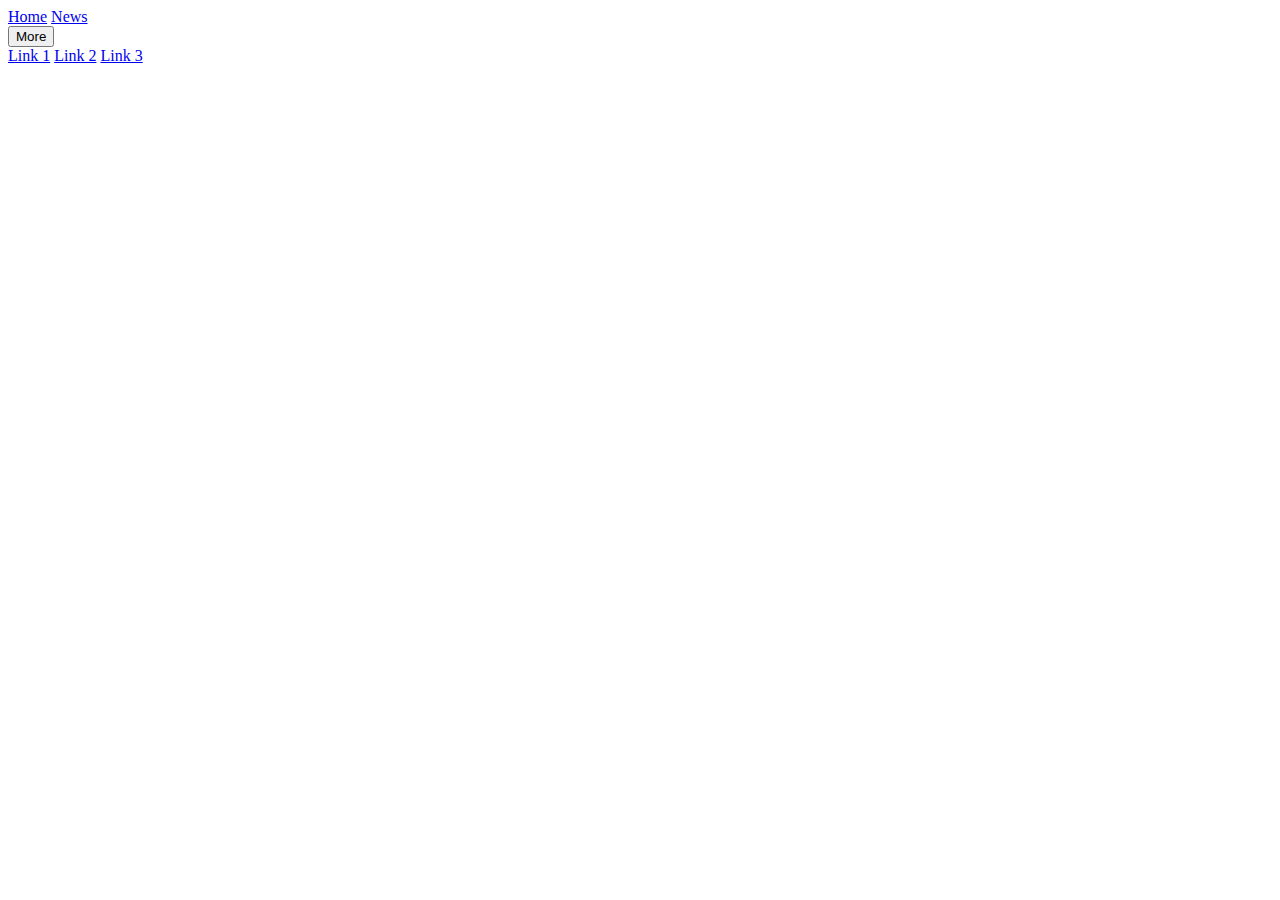
<file: php login test/index.html>
<!DOCTYPE html>
<html lang="en">
<head>
    <meta charset="UTF-8">
    <meta http-equiv="X-UA-Compatible" content="IE=edge">
    <meta name="viewport" content="width=device-width, initial-scale=1.0">
    <title>Document</title>
</head>
<body>
    <div class="navbar">
        <a href="#home">Home</a>
        <a href="#news">News</a>
        <div class="dropdown">
          <button class="dropbtn">More
            <i class="fa fa-caret-down"></i>
          </button>
          <div class="dropdown-content">
            <a href="#">Link 1</a>
            <a href="#">Link 2</a>
            <a href="#">Link 3</a>
          </div>
        </div>
      </div> 
</body>
</html>
</file>
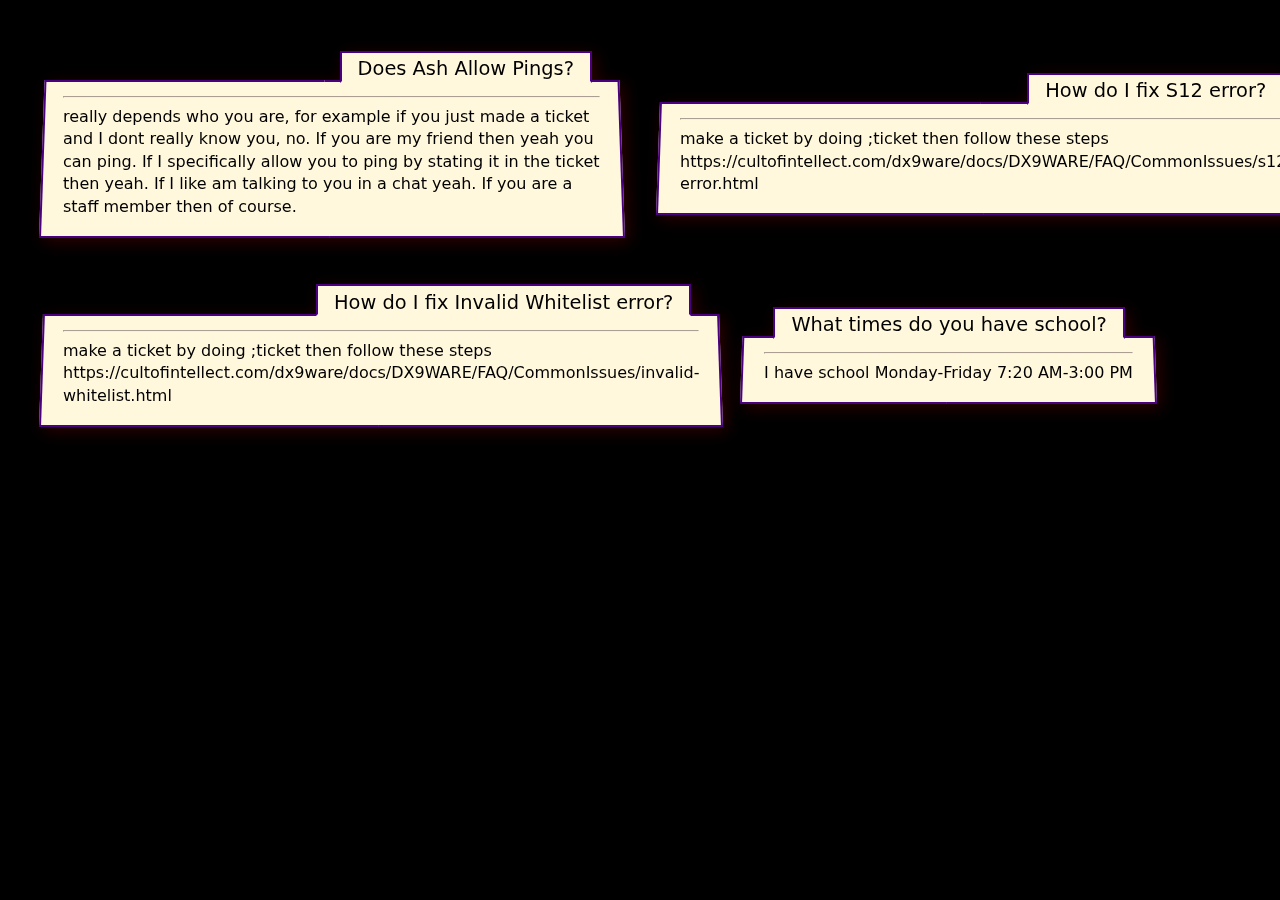
<file: gg/coi/ash/index.html>
<!DOCTYPE html>
<html lang="en">
    <link rel="stylesheet" href="style.css" />
<head>
    <meta charset="UTF-8">
    <meta http-equiv="X-UA-Compatible" content="IE=edge">
    <meta name="viewport" content="width=device-width, initial-scale=1.0">
    <title>DX9 RULES</title>
</head>
<body>

    <!-- start of card -->
    <div class="wrap">
        <div class="card">
            <div class="card-content">
                <hr>
                <p> 
                    really depends who you are, for example if you just made a ticket and I dont really know you, no. If you are my friend then yeah you can ping. If I specifically allow you to ping by stating it in the ticket then yeah. If I like am talking to you in a chat yeah. If you are a staff member then of course.
            </p>
                <div class="tab">Does Ash Allow Pings?</div>
            </div> <!-- end card content -->
        </div> <!-- end card -->
    </div> <!-- end wrap -->
    
        <!-- start of card -->
        <div class="wrap">
            <div class="card">
                <div class="card-content">
                    <hr>
                    <p> 
                       make a ticket by doing ;ticket then follow these steps https://cultofintellect.com/dx9ware/docs/DX9WARE/FAQ/CommonIssues/s12-error.html
                </p>
                    <div class="tab">How do I fix S12 error?</div>
                </div> <!-- end card content -->
            </div> <!-- end card -->
        </div> <!-- end wrap -->

                <!-- start of card -->
                <div class="wrap">
                    <div class="card">
                        <div class="card-content">
                            <hr>
                            <p> 
                                make a ticket by doing ;ticket then follow these steps https://cultofintellect.com/dx9ware/docs/DX9WARE/FAQ/CommonIssues/invalid-whitelist.html
                        </p>
                            <div class="tab">How do I fix Invalid Whitelist error?</div>
                        </div> <!-- end card content -->
                    </div> <!-- end card -->
                </div> <!-- end wrap -->

                <!-- start of card -->
                <div class="wrap">
                    <div class="card">
                        <div class="card-content">
                            <hr>
                            <p> 
I have school
                                Monday-Friday 7:20 AM-3:00 PM
                        </p>
                            <div class="tab">What times do you have school?</div>
                        </div> <!-- end card content -->
                    </div> <!-- end card -->
                </div> <!-- end wrap -->

</body>
</html>
</file>
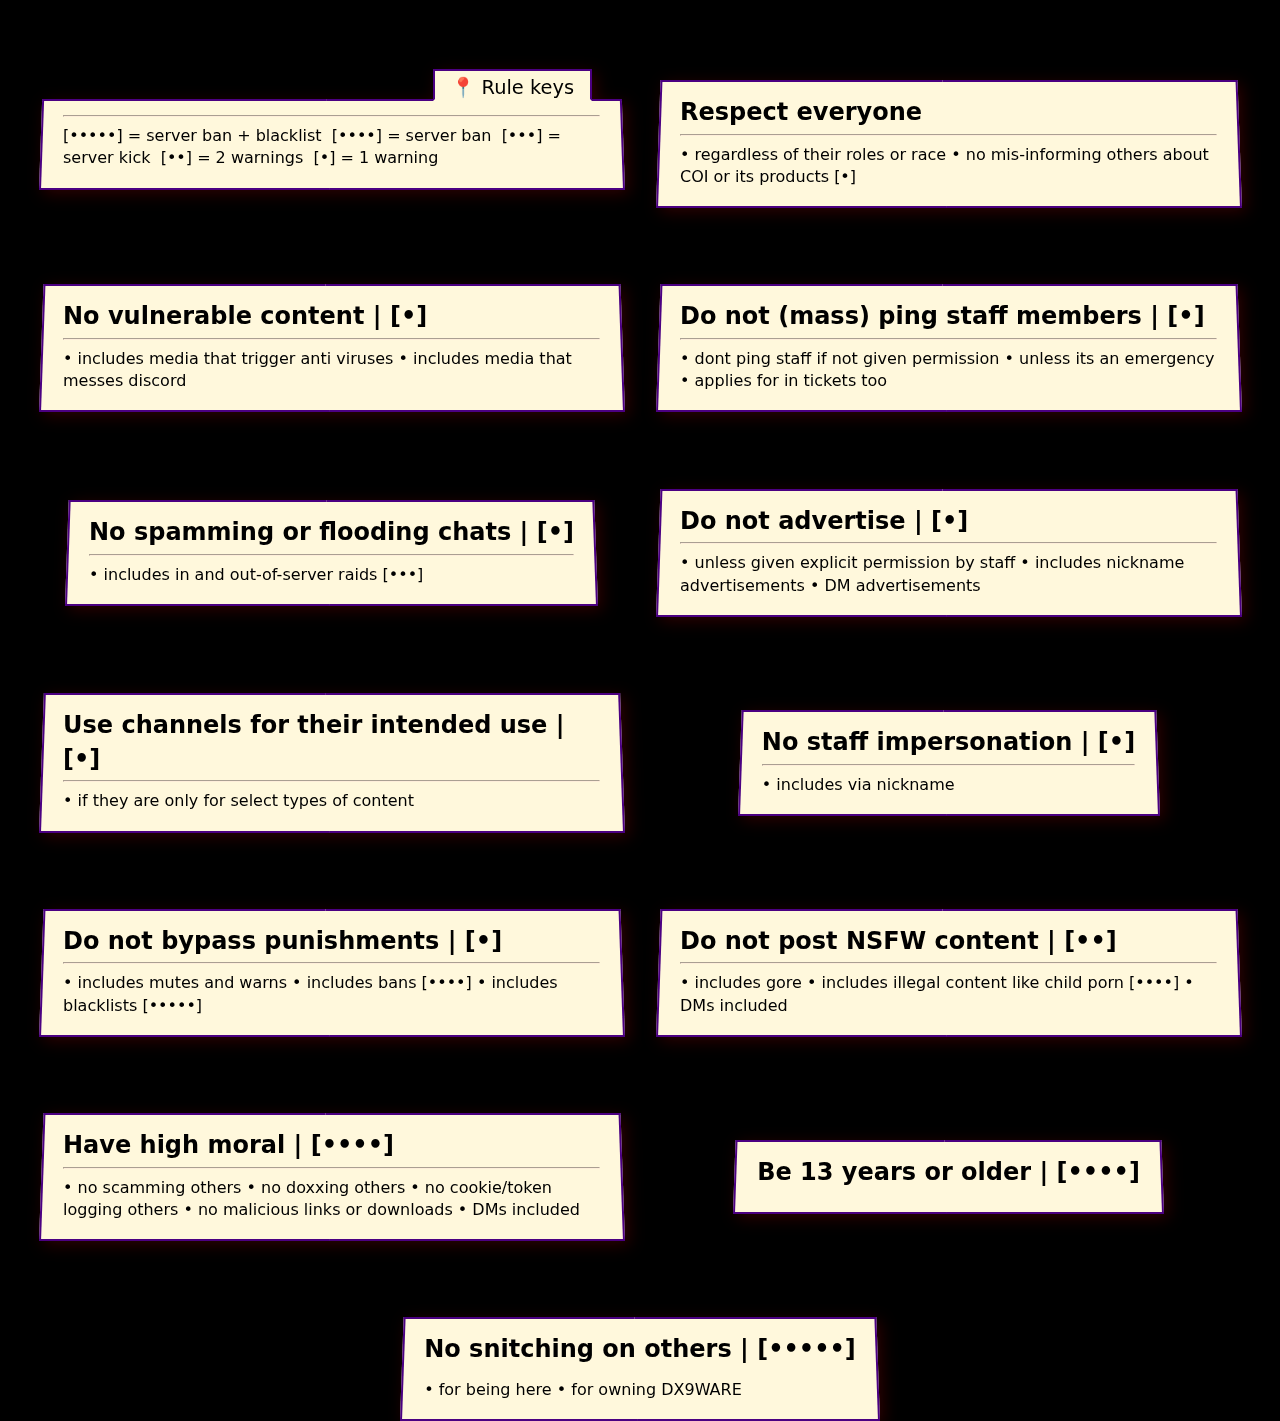
<file: gg/coi/rules/index.html>
<!DOCTYPE html>
<html lang="en">
    <link rel="stylesheet" href="style.css" />
<head>
    <meta charset="UTF-8">
    <meta http-equiv="X-UA-Compatible" content="IE=edge">
    <meta name="viewport" content="width=device-width, initial-scale=1.0">
    <title>DX9 RULES</title>
</head>
<body>

    <!-- start of card -->
    <div class="wrap">
        <div class="card">
            <div class="card-content">
                <hr>
                <p>[•••••] = server ban + blacklist ㅤㅤㅤㅤㅤㅤㅤㅤㅤㅤㅤㅤㅤㅤㅤㅤㅤㅤ
                [••••] = server ban ㅤㅤㅤㅤㅤㅤㅤㅤㅤㅤㅤㅤㅤㅤㅤㅤㅤㅤㅤㅤㅤㅤㅤㅤ
                [•••] = server kick ㅤㅤㅤㅤㅤㅤㅤㅤㅤㅤㅤㅤㅤㅤㅤㅤㅤㅤㅤㅤㅤㅤㅤㅤㅤ
                [••] = 2 warnings ㅤㅤㅤㅤㅤㅤㅤㅤㅤㅤㅤㅤㅤㅤㅤㅤㅤㅤㅤㅤㅤㅤㅤㅤㅤㅤ
                [•] = 1 warning ㅤㅤㅤㅤㅤㅤㅤㅤㅤㅤㅤㅤㅤㅤㅤ
            </p>
                <div class="tab">📍 Rule keys</div>
            </div> <!-- end card content -->
        </div> <!-- end card -->
    </div> <!-- end wrap -->
    

    <div class="wrap">
        <div class="card">
            <div class="card-content">
                <h1>Respect everyone</h1>
                <hr>
                <p>     • regardless of their roles or raceㅤㅤㅤㅤㅤㅤㅤㅤㅤㅤㅤㅤㅤㅤㅤㅤㅤㅤㅤㅤ
                    • no mis-informing others about COI or its products [•]</p>
            </div> <!-- end card content -->
        </div> <!-- end card -->
    </div> <!-- end wrap -->

    <div class="wrap">
        <div class="card">
            <div class="card-content">
                <h1>No vulnerable content | [•]</h1>
                <hr>
                <p>    • includes media that trigger anti virusesㅤㅤㅤㅤㅤㅤㅤㅤㅤㅤㅤㅤㅤㅤㅤㅤ
                    • includes media that messes discord</p>
            </div> <!-- end card content -->
        </div> <!-- end card -->
    </div> <!-- end wrap -->

    <div class="wrap">
        <div class="card">
            <div class="card-content">
                <h1>Do not (mass) ping staff members | [•]</h1>
                <hr>
                <p>    • dont ping staff if not given permissionㅤㅤㅤㅤㅤㅤㅤㅤㅤㅤㅤㅤㅤㅤㅤㅤ
                    • unless its an emergencyㅤㅤㅤㅤㅤㅤㅤㅤㅤㅤㅤㅤㅤㅤㅤㅤㅤㅤㅤㅤㅤㅤㅤ
                    • applies for in tickets too
                </p>
            </div> <!-- end card content -->
        </div> <!-- end card -->
    </div> <!-- end wrap -->

    <div class="wrap">
        <div class="card">
            <div class="card-content">
                <h1>No spamming or flooding chats | [•]</h1>
                <hr>
                <p>    • includes in and out-of-server raids [•••]
</p>
            </div> <!-- end card content -->
        </div> <!-- end card -->
    </div> <!-- end wrap -->
    
    <div class="wrap">
        <div class="card">
            <div class="card-content">
                <h1>Do not advertise | [•]</h1>
                <hr>
                <p>     • unless given explicit permission by staffㅤㅤㅤㅤㅤㅤㅤㅤㅤㅤㅤㅤㅤㅤㅤㅤ
                    • includes nickname advertisementsㅤㅤㅤㅤㅤㅤㅤㅤㅤㅤㅤㅤㅤㅤㅤㅤㅤㅤ
                    • DM advertisements
                </p>
            </div> <!-- end card content -->
        </div> <!-- end card -->
    </div> <!-- end wrap -->

    <div class="wrap">
        <div class="card">
            <div class="card-content">
                <h1>Use channels for their intended use | [•]</h1>
                <hr>
                <p>   • if they are only for select types of content
</p>
            </div> <!-- end card content -->
        </div> <!-- end card -->
    </div> <!-- end wrap -->

    <div class="wrap">
        <div class="card">
            <div class="card-content">
                <h1>No staff impersonation | [•]</h1>
                <hr>
                <p>    • includes via nickname
</p>
            </div> <!-- end card content -->
        </div> <!-- end card -->
    </div> <!-- end wrap -->

    <div class="wrap">
        <div class="card">
            <div class="card-content">
                <h1>Do not bypass punishments | [•]</h1>
                <hr>
                <p>     • includes mutes and warnsㅤㅤㅤㅤㅤㅤㅤㅤㅤㅤㅤㅤㅤㅤㅤㅤㅤㅤㅤㅤㅤㅤ
                    • includes bans [••••]ㅤㅤㅤㅤㅤㅤㅤㅤㅤㅤㅤㅤㅤㅤㅤㅤㅤㅤㅤㅤㅤㅤㅤㅤㅤ
                    • includes blacklists [•••••]
                </p>
            </div> <!-- end card content -->
        </div> <!-- end card -->
    </div> <!-- end wrap -->

    <div class="wrap">
        <div class="card">
            <div class="card-content">
                <h1>Do not post NSFW content | [••]</h1>
                <hr>
                <p>     • includes goreㅤㅤㅤㅤㅤㅤㅤㅤㅤㅤㅤㅤㅤㅤㅤㅤㅤㅤㅤㅤㅤㅤㅤㅤㅤㅤㅤㅤ
                    • includes illegal content like child porn [••••]ㅤㅤㅤㅤㅤㅤㅤㅤㅤㅤㅤㅤㅤㅤㅤ
                    • DMs included
                </p>
            </div> <!-- end card content -->
        </div> <!-- end card -->
    </div> <!-- end wrap -->

    <div class="wrap">
        <div class="card">
            <div class="card-content">
                <h1>Have high moral | [••••]</h1>
                <hr>
                <p>     • no scamming othersㅤㅤㅤㅤㅤㅤㅤㅤㅤㅤㅤㅤㅤㅤㅤㅤㅤㅤㅤㅤㅤㅤㅤㅤㅤ
                    • no doxxing othersㅤㅤㅤㅤㅤㅤㅤㅤㅤㅤㅤㅤㅤㅤㅤㅤㅤㅤㅤㅤㅤㅤㅤㅤ
                    • no cookie/token logging othersㅤㅤㅤㅤㅤㅤㅤㅤㅤㅤㅤㅤㅤㅤㅤㅤㅤㅤㅤㅤㅤ
                    • no malicious links or downloadsㅤㅤㅤㅤㅤㅤㅤㅤㅤㅤㅤㅤㅤㅤㅤㅤㅤㅤㅤㅤㅤ
                    • DMs included
                </p>
            </div> <!-- end card content -->
        </div> <!-- end card -->
    </div> <!-- end wrap -->

    <div class="wrap">
        <div class="card">
            <div class="card-content">
                <h1>Be 13 years or older | [••••]
                </h1>
            </div> <!-- end card content -->
        </div> <!-- end card -->
    </div> <!-- end wrap -->

    <div class="wrap">
        <div class="card">
            <div class="card-content">
                <h1>No snitching on others | [•••••]
                </h1>
                <p>
                    • for being hereㅤㅤㅤㅤㅤㅤㅤㅤㅤㅤㅤㅤㅤㅤㅤㅤㅤㅤㅤㅤㅤㅤㅤㅤㅤㅤㅤ
                    • for owning DX9WARE
                </p>
            </div> <!-- end card content -->
        </div> <!-- end card -->
    </div> <!-- end wrap -->


</body>
</html>
</file>
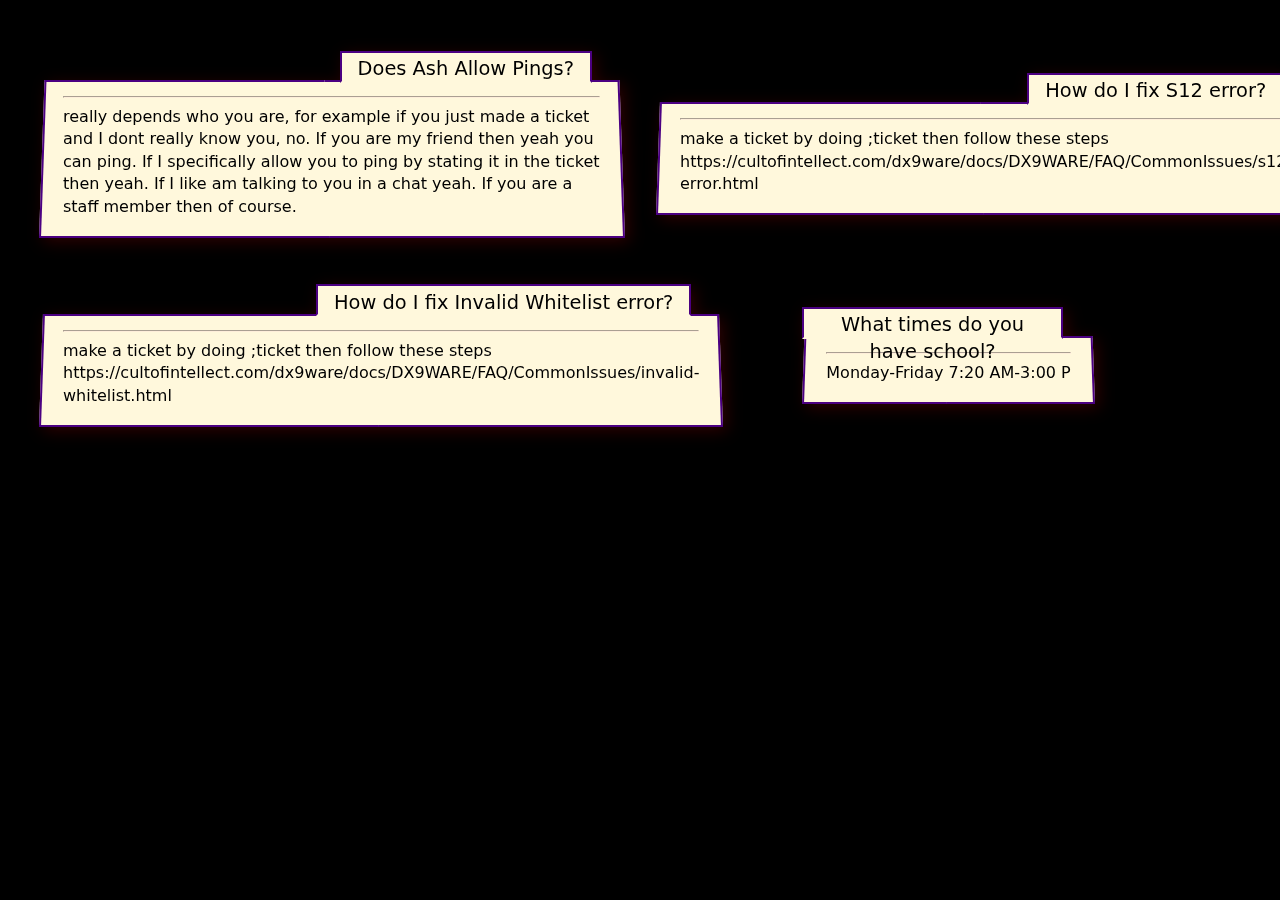
<file: gg/coi/ash/index.min.html>
<!DOCTYPE html><html lang="en"><link rel="stylesheet" href="style.css"><head><meta charset="UTF-8"><meta http-equiv="X-UA-Compatible" content="IE=edge"><meta name="viewport" content="width=device-width,initial-scale=1"><title>DX9 RULES</title></head><body><!-- start of card --><div class="wrap"><div class="card"><div class="card-content"><hr><p>really depends who you are, for example if you just made a ticket and I dont really know you, no. If you are my friend then yeah you can ping. If I specifically allow you to ping by stating it in the ticket then yeah. If I like am talking to you in a chat yeah. If you are a staff member then of course.</p><div class="tab">Does Ash Allow Pings?</div></div><!-- end card content --></div><!-- end card --></div><!-- end wrap --><!-- start of card --><div class="wrap"><div class="card"><div class="card-content"><hr><p>make a ticket by doing ;ticket then follow these steps https://cultofintellect.com/dx9ware/docs/DX9WARE/FAQ/CommonIssues/s12-error.html</p><div class="tab">How do I fix S12 error?</div></div><!-- end card content --></div><!-- end card --></div><!-- end wrap --><!-- start of card --><div class="wrap"><div class="card"><div class="card-content"><hr><p>make a ticket by doing ;ticket then follow these steps https://cultofintellect.com/dx9ware/docs/DX9WARE/FAQ/CommonIssues/invalid-whitelist.html</p><div class="tab">How do I fix Invalid Whitelist error?</div></div><!-- end card content --></div><!-- end card --></div><!-- end wrap --><!-- start of card --><div class="wrap"><div class="card"><div class="card-content"><hr><p>Monday-Friday 7:20 AM-3:00 P</p><div class="tab">What times do you have school?</div></div><!-- end card content --></div><!-- end card --></div><!-- end wrap --></body></html>
</file>
<file: gg/coi/ash/style.css>
* {
	padding: 0;
	margin: 0;
	box-sizing: border-box;
}
body {
	display: flex;
	flex-flow: row wrap;
	justify-content: center;
	align-items: center;
	gap: 2rem;
	padding-top: 2rem;
	font-family: System-ui, sans-serif;
	color: rgb(0, 0, 0);
	line-height: 1.4;
	background: #000000;
}

.wrap {
	width: 65vmin;
	display: grid;
	place-items: center;
	margin-top: 3rem;
}
.wrap > * {
	transition: all 0.4s ease-in-out;
}

/* card and contents */
.card {
	perspective: 200px;
	position: relative;
	padding: 1rem;
	filter: drop-shadow(0.25rem 0.25rem 0.5rem rgba(62, 2, 2, 0.7));
	cursor: pointer;
}
.card::before,
.card::after {
	content: "";
	width: 50%;
	height: 100%;
	position: absolute;
	top: 0;
	background: cornsilk;
	transition: transform 0.4s ease, border 0.4s ease-in-out;
}
.card::before {
	left: 0;
	border: 2px solid indigo;
	border-right: none;
	border-radius: 0;
	transform-origin: center bottom;

	/* skew the left side */
	transform: skewX(-2deg);

	z-index: -1;
}
.card::after {
	right: 0;
	border: 2px solid indigo;
	border-left: none;
	border-radius: 0;
	transform-origin: center bottom;

	/* skew the right side */
	transform: skewX(2deg);

	z-index: -1;
}

.image {
	width: 100%;
	height: 4rem;
	margin-bottom: 1rem;
	background-size: cover;
	background-position: 0% 0%;
	border-radius: 0;
	transition: background 0.3s ease, transform 0.3s ease;
	transform-style: preserve-3d;
	transform: rotateX(2deg);
}


.card-content {
	display: flex;
	flex-direction: column;
	align-content: space-between;
	padding: 0 0.5rem;
}
h1 {
	font-size: 1.5rem;
	margin-bottom: 0.25rem;
}
p {
	margin-top: 0.5rem;
}
hr {
	border-color: #feeeda;
}

.tab {
	position: absolute;
	top: calc(-2rem + 2.5px);
	right: 2rem;
	display: grid;
	place-items: center;
	height: 2rem;
	padding: 0.15rem 1rem;
	background: cornsilk;
	border-width: 2px;
	border-style: solid;
	border-color: indigo indigo cornsilk indigo;
	border-radius: 0;
	font-weight: 200;
	font-size: calc(0.65rem + 1vmin);
	text-align: center;
	transition: all 0.4s ease-in-out;
}

.wrap:hover .card {
	transform: translateY(-0.25rem);
}
.wrap:hover .card::before,
.wrap:hover .card::after {
	transform: skew(0);
}
.wrap:hover .card::before {
	border-radius: 0.5rem 0 0 0.5rem;
}
.wrap:hover .card::after {
	border-radius: 0 0.5rem 0.5rem 0;
}
.wrap:hover .image {
	background-position: 50% 55%;
	border-radius: 0.25rem;
	transform: rotateX(0deg) translateZ(0.35rem);
}
.wrap:hover .tab {
	border-radius: 0.35rem 0.35rem 0 0;
	font-weight: 600;
}
</file>
<file: gg/coi/rules/style.css>
* {
	padding: 0;
	margin: 0;
	box-sizing: border-box;
}
body {
	display: flex;
	flex-flow: row wrap;
	justify-content: center;
	align-items: center;
	gap: 2rem;
	padding-top: 2rem;
	font-family: System-ui, sans-serif;
	color: rgb(0, 0, 0);
	line-height: 1.4;
	background: #000000;
}

.wrap {
	width: 65vmin;
	display: grid;
	place-items: center;
	margin-top: 3rem;
}
.wrap > * {
	transition: all 0.4s ease-in-out;
}

/* card and contents */
.card {
	perspective: 200px;
	position: relative;
	padding: 1rem;
	filter: drop-shadow(0.25rem 0.25rem 0.5rem rgba(62, 2, 2, 0.7));
	cursor: pointer;
}
.card::before,
.card::after {
	content: "";
	width: 50%;
	height: 100%;
	position: absolute;
	top: 0;
	background: cornsilk;
	transition: transform 0.4s ease, border 0.4s ease-in-out;
}
.card::before {
	left: 0;
	border: 2px solid indigo;
	border-right: none;
	border-radius: 0;
	transform-origin: center bottom;

	/* skew the left side */
	transform: skewX(-2deg);

	z-index: -1;
}
.card::after {
	right: 0;
	border: 2px solid indigo;
	border-left: none;
	border-radius: 0;
	transform-origin: center bottom;

	/* skew the right side */
	transform: skewX(2deg);

	z-index: -1;
}

.image {
	width: 100%;
	height: 4rem;
	margin-bottom: 1rem;
	background-size: cover;
	background-position: 0% 0%;
	border-radius: 0;
	transition: background 0.3s ease, transform 0.3s ease;
	transform-style: preserve-3d;
	transform: rotateX(2deg);
}


.card-content {
	display: flex;
	flex-direction: column;
	align-content: space-between;
	padding: 0 0.5rem;
}
h1 {
	font-size: 1.5rem;
	margin-bottom: 0.25rem;
}
p {
	margin-top: 0.5rem;
}
hr {
	border-color: #feeeda;
}

.tab {
	position: absolute;
	top: calc(-2rem + 2.5px);
	right: 2rem;
	display: grid;
	place-items: center;
	height: 2rem;
	padding: 0.15rem 1rem;
	background: cornsilk;
	border-width: 2px;
	border-style: solid;
	border-color: indigo indigo cornsilk indigo;
	border-radius: 0;
	font-weight: 200;
	font-size: calc(0.65rem + 1vmin);
	text-align: center;
	transition: all 0.4s ease-in-out;
}

.wrap:hover .card {
	transform: translateY(-0.25rem);
}
.wrap:hover .card::before,
.wrap:hover .card::after {
	transform: skew(0);
}
.wrap:hover .card::before {
	border-radius: 0.5rem 0 0 0.5rem;
}
.wrap:hover .card::after {
	border-radius: 0 0.5rem 0.5rem 0;
}
.wrap:hover .image {
	background-position: 50% 55%;
	border-radius: 0.25rem;
	transform: rotateX(0deg) translateZ(0.35rem);
}
.wrap:hover .tab {
	border-radius: 0.35rem 0.35rem 0 0;
	font-weight: 600;
}
</file>
